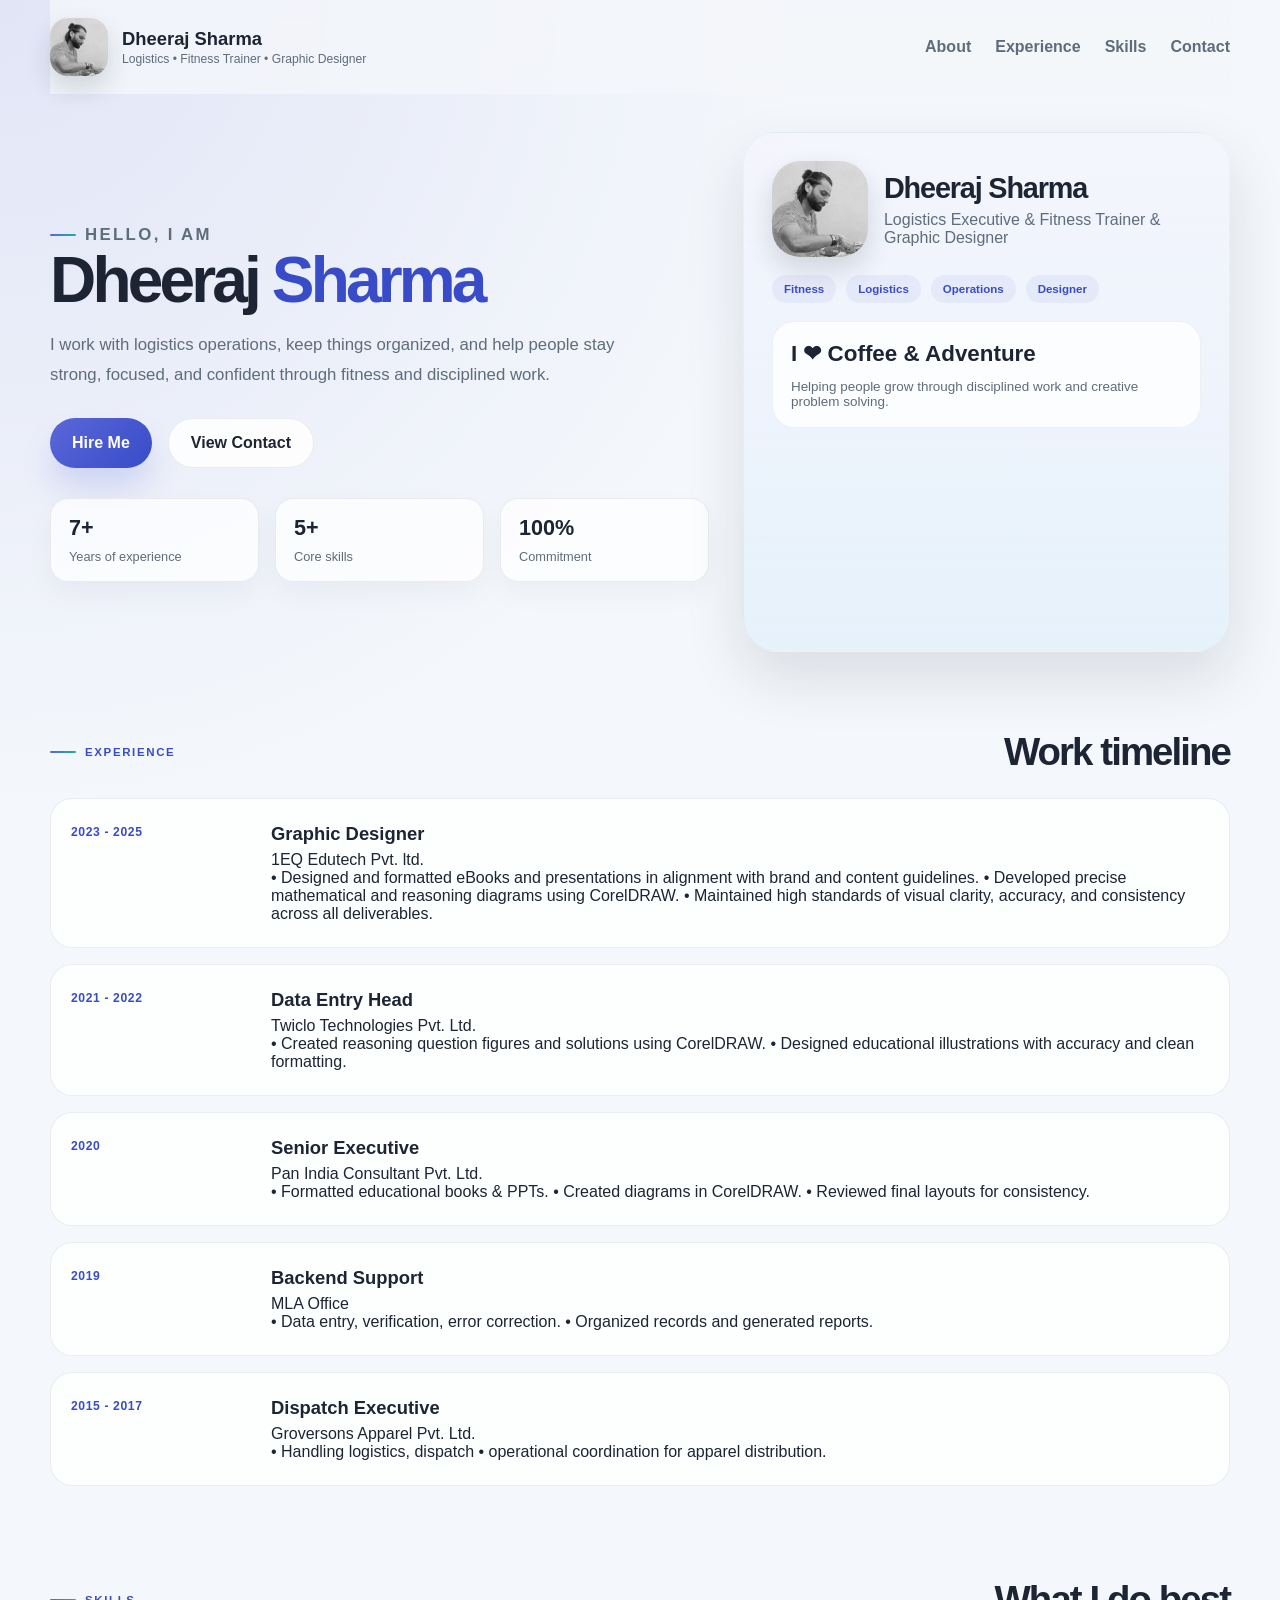
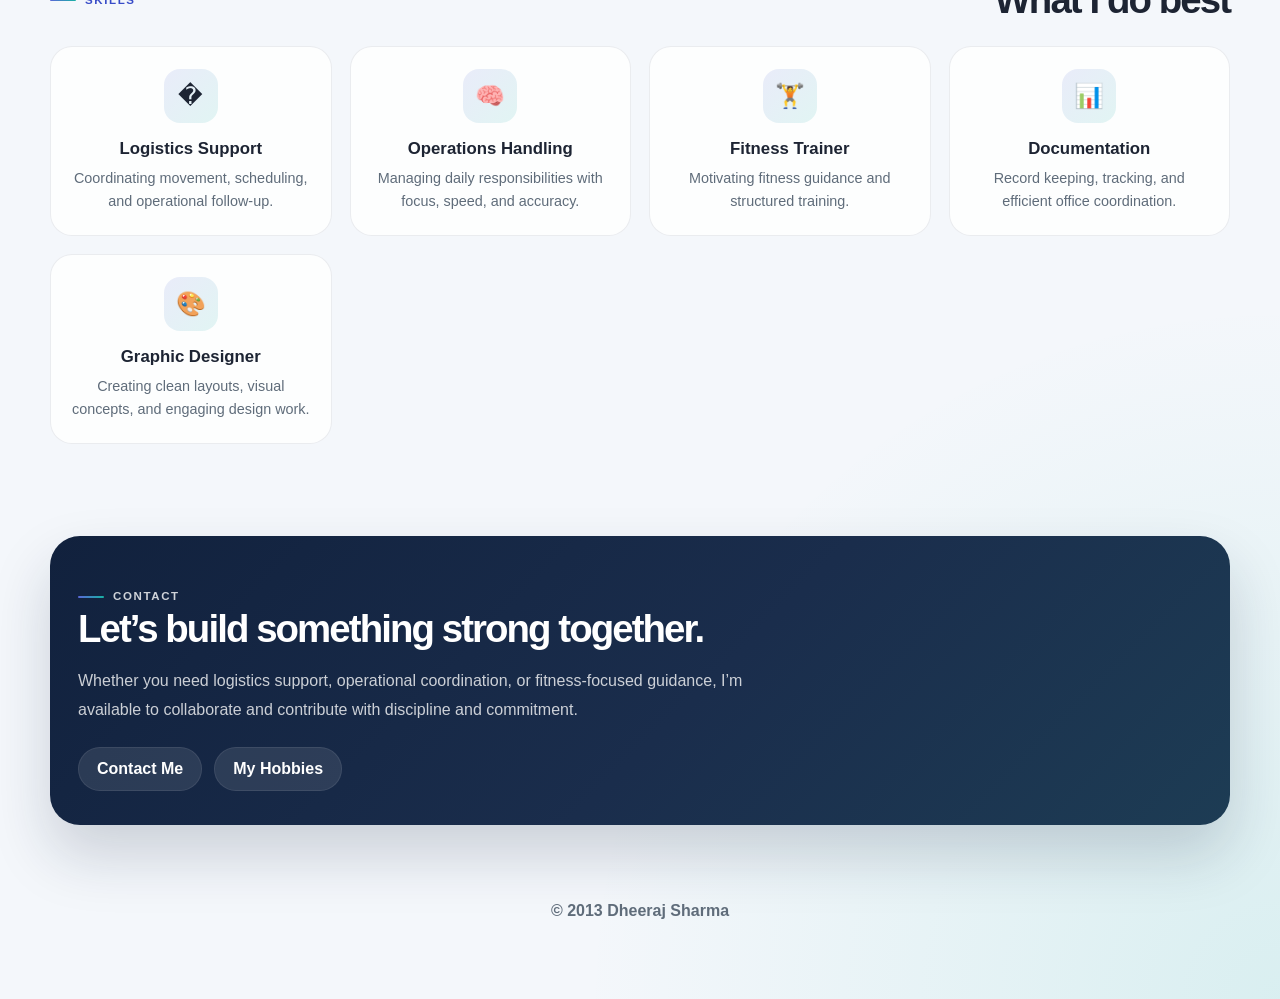
<file: index.html>
<!DOCTYPE html>
<html lang="en">

<head>
    <meta charset="utf-8" />
    <meta name="viewport" content="width=device-width, initial-scale=1.0" />
    <title>Dheeraj Sharma | Portfolio</title>
    <meta name="description" content="Dheeraj Sharma personal portfolio website" />
    <link rel="stylesheet" href="styles.css" />
</head>

<body>
    <div class="page-shell">
        <header class="topbar">
            <div class="brand">
                <img class="profile-pic" src="Arya.png" alt="Dheeraj Sharma profile" />
                <div>
                    <span class="brand-name">Dheeraj Sharma</span>
                    <span class="brand-role">Logistics • Fitness Trainer • Graphic Designer</span>
                </div>
            </div>

            <nav class="nav" aria-label="Main navigation">
                <a href="#about">About</a>
                <a href="#experience">Experience</a>
                <a href="#skills">Skills</a>
                <a href="#contact">Contact</a>
            </nav>
        </header>

        <main>
            <section class="hero" id="about">
                <div class="hero-copy">
                    <p class="eyebrow">Hello, I am</p>
                    <h1>Dheeraj <span>Sharma</span></h1>
                    <p>
                        I work with logistics operations, keep things organized, and help people stay strong,
                        focused, and confident through fitness and disciplined work.
                    </p>

                    <div class="cta-group">
                        <a class="btn btn-primary" href="#contact">Hire Me</a>
                        <a class="btn btn-secondary" href="My Contact.html">View Contact</a>
                    </div>

                    <ul class="quick-stats">
                        <li>
                            <strong>7+</strong>
                            <span>Years of experience</span>
                        </li>
                        <li>
                            <strong>5+</strong>
                            <span>Core skills</span>
                        </li>
                        <li>
                            <strong>100%</strong>
                            <span>Commitment</span>
                        </li>
                    </ul>
                </div>

                <div class="hero-card">
                    <div class="hero-card-content">
                        <div class="profile-panel">
                            <img class="profile-pic" src="Arya.png" alt="Dheeraj portrait" />
                            <div>
                                <h3>Dheeraj Sharma</h3>
                                <p>Logistics Executive & Fitness Trainer & Graphic Designer</p>
                            </div>
                        </div>

                        <div class="badge-row">
                            <span class="badge">Fitness</span>
                            <span class="badge">Logistics</span>
                            <span class="badge">Operations</span>
                            <span class="badge">Designer</span>
                        </div>

                        <div class="info-box">
                            <strong>I ❤ Coffee & Adventure</strong>
                            <span>Helping people grow through disciplined work and creative problem solving.</span>
                        </div>
                    </div>
                </div>
            </section>

            <section class="section" id="experience">
                <div class="section-heading">
                    <p class="eyebrow">Experience</p>
                    <h2>Work timeline</h2>
                </div>
            <div class="timeline">
                    <div class="timeline-item">
                        <div class="timeline-date">2023 - 2025</div>
                        <div>
                            <h3>Graphic Designer</h3>
                            <p1>1EQ Edutech Pvt. ltd.</p>
                            <p2> • Designed and formatted eBooks and presentations in alignment with brand and content guidelines.
                                • Developed precise mathematical and reasoning diagrams using CorelDRAW.
                                • Maintained high standards of visual clarity, accuracy, and consistency across all deliverables.</p>
                        </div>
                    </div>
                <div class="timeline">
                    <div class="timeline-item">
                        <div class="timeline-date">2021 - 2022</div>
                        <div>
                            <h3>Data Entry Head</h3>
                            <p1>Twiclo Technologies Pvt. Ltd.</p>
                            <p2>• Created reasoning question figures and solutions using CorelDRAW.
                               • Designed educational illustrations with accuracy and clean formatting.</p>
                        </div>
                    </div>

                    <div class="timeline-item">
                        <div class="timeline-date">2020</div>
                        <div>
                            <h3>Senior Executive</h3>
                            <p1>Pan India Consultant Pvt. Ltd.</p>
                            <p2>• Formatted educational books & PPTs.
                               • Created diagrams in CorelDRAW.
                               • Reviewed final layouts for consistency.
                            </p>
                        </div>
                    </div>

                    <div class="timeline-item">
                        <div class="timeline-date">2019</div>
                        <div>
                            <h3>Backend Support</h3>
                            <p1>MLA Office</p>
                            <p2>• Data entry, verification, error correction.
                               • Organized records and generated reports.</p>
                        </div>
                    </div>

                    <div class="timeline-item">
                        <div class="timeline-date">2015 - 2017</div>
                        <div>
                            <h3>Dispatch Executive</h3>
                            <p1>Groversons Apparel Pvt. Ltd.</p>
                            <p2>• Handling logistics, dispatch
                                •  operational coordination for apparel distribution.</p>
                        </div>
                    </div>
                </div>
            </section>

            <section class="section" id="skills">
                <div class="section-heading">
                    <p class="eyebrow">Skills</p>
                    <h2>What I do best</h2>
                </div>

                <div class="skills-grid">
                    <div class="skill-box">
                        <div class="icon">�</div>
                        <h3>Logistics Support</h3>
                        <p>Coordinating movement, scheduling, and operational follow-up.</p>
                    </div>
                    <div class="skill-box">
                        <div class="icon">🧠</div>
                        <h3>Operations Handling</h3>
                        <p>Managing daily responsibilities with focus, speed, and accuracy.</p>
                    </div>
                    <div class="skill-box">
                        <div class="icon">🏋️</div>
                        <h3>Fitness Trainer</h3>
                        <p>Motivating fitness guidance and structured training.</p>
                    </div>
                    <div class="skill-box">
                        <div class="icon">📊</div>
                        <h3>Documentation</h3>
                        <p>Record keeping, tracking, and efficient office coordination.</p>
                    </div>
                    <div class="skill-box">
                        <div class="icon">🎨</div>
                        <h3>Graphic Designer</h3>
                        <p>Creating clean layouts, visual concepts, and engaging design work.</p>
                    </div>
                </div>
            </section>

            <section class="section" id="contact">
                <div class="contact-card">
                    <p class="eyebrow" style="color: rgba(255,255,255,0.8);">Contact</p>
                    <h2>Let’s build something strong together.</h2>
                    <p>
                        Whether you need logistics support, operational coordination, or fitness-focused guidance,
                        I’m available to collaborate and contribute with discipline and commitment.
                    </p>

                    <div class="contact-links">
                        <a href="My Contact.html">Contact Me</a>
                        <a href="Hobbies.html">My Hobbies</a>
                    </div>
                </div>
            </section>
        </main>

        <footer>
            © 2013 Dheeraj Sharma
        </footer>
    </div>
</body>

</html>
</file>
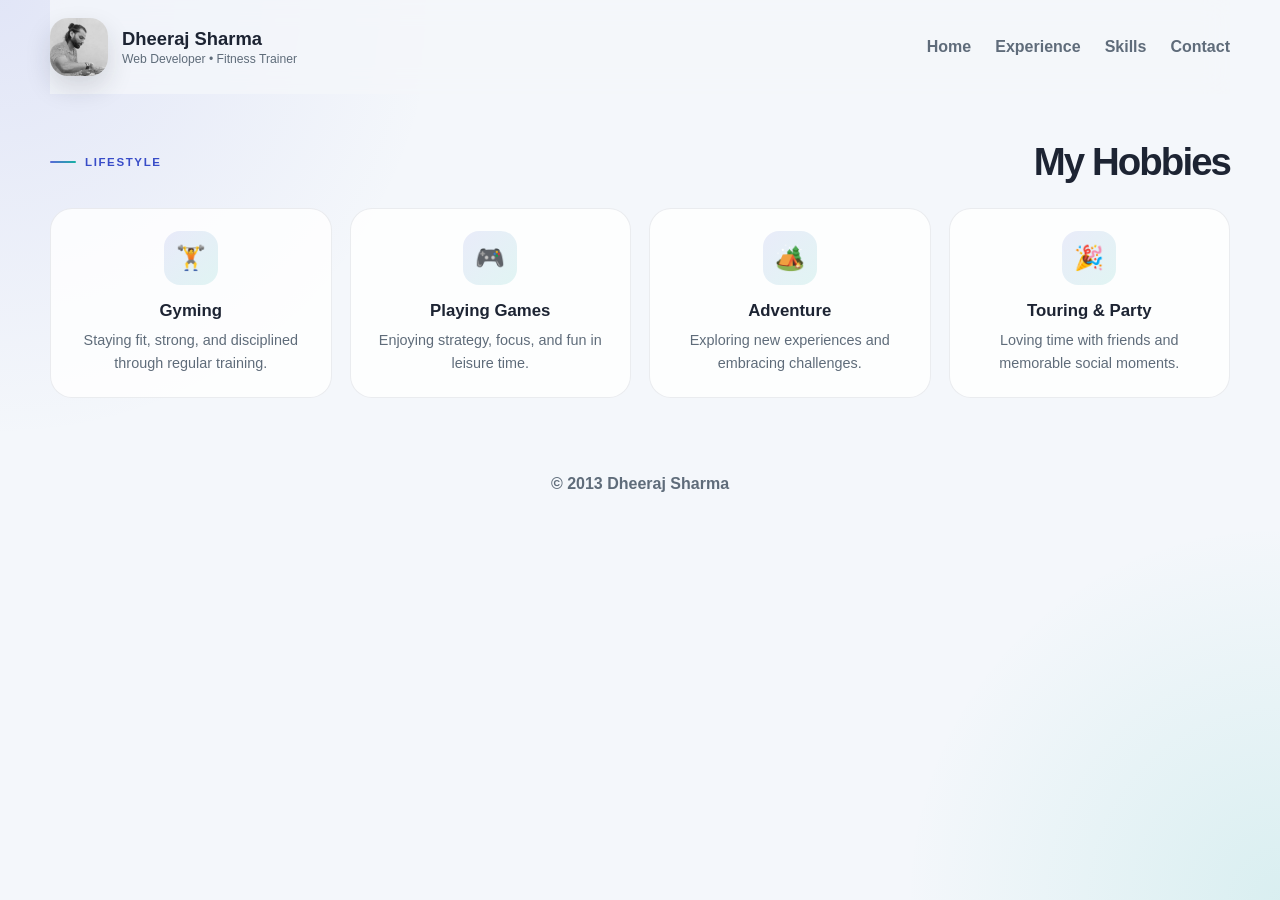
<file: Hobbies.html>
<!DOCTYPE html>
<html lang="en">

<head>
    <meta charset="utf-8" />
    <meta name="viewport" content="width=device-width, initial-scale=1.0" />
    <title>Dheeraj Sharma | Hobbies</title>
    <link rel="stylesheet" href="styles.css" />
</head>

<body>
    <div class="page-shell">
        <header class="topbar">
            <div class="brand">
                <img class="profile-pic" src="Arya.png" alt="Dheeraj Sharma profile" />
                <div>
                    <span class="brand-name">Dheeraj Sharma</span>
                    <span class="brand-role">Web Developer • Fitness Trainer</span>
                </div>
            </div>

            <nav class="nav" aria-label="Main navigation">
                <a href="index.html">Home</a>
                <a href="index.html#experience">Experience</a>
                <a href="index.html#skills">Skills</a>
                <a href="My Contact.html">Contact</a>
            </nav>
        </header>

        <main class="section">
            <div class="section-heading">
                <p class="eyebrow">Lifestyle</p>
                <h2>My Hobbies</h2>
            </div>

            <div class="skills-grid">
                <div class="skill-box">
                    <div class="icon">🏋️</div>
                    <h3>Gyming</h3>
                    <p>Staying fit, strong, and disciplined through regular training.</p>
                </div>
                <div class="skill-box">
                    <div class="icon">🎮</div>
                    <h3>Playing Games</h3>
                    <p>Enjoying strategy, focus, and fun in leisure time.</p>
                </div>
                <div class="skill-box">
                    <div class="icon">🏕️</div>
                    <h3>Adventure</h3>
                    <p>Exploring new experiences and embracing challenges.</p>
                </div>
                <div class="skill-box">
                    <div class="icon">🎉</div>
                    <h3>Touring & Party</h3>
                    <p>Loving time with friends and memorable social moments.</p>
                </div>
            </div>
        </main>

        <footer>
            © 2013 Dheeraj Sharma
        </footer>
    </div>
</body>

</html>
</file>
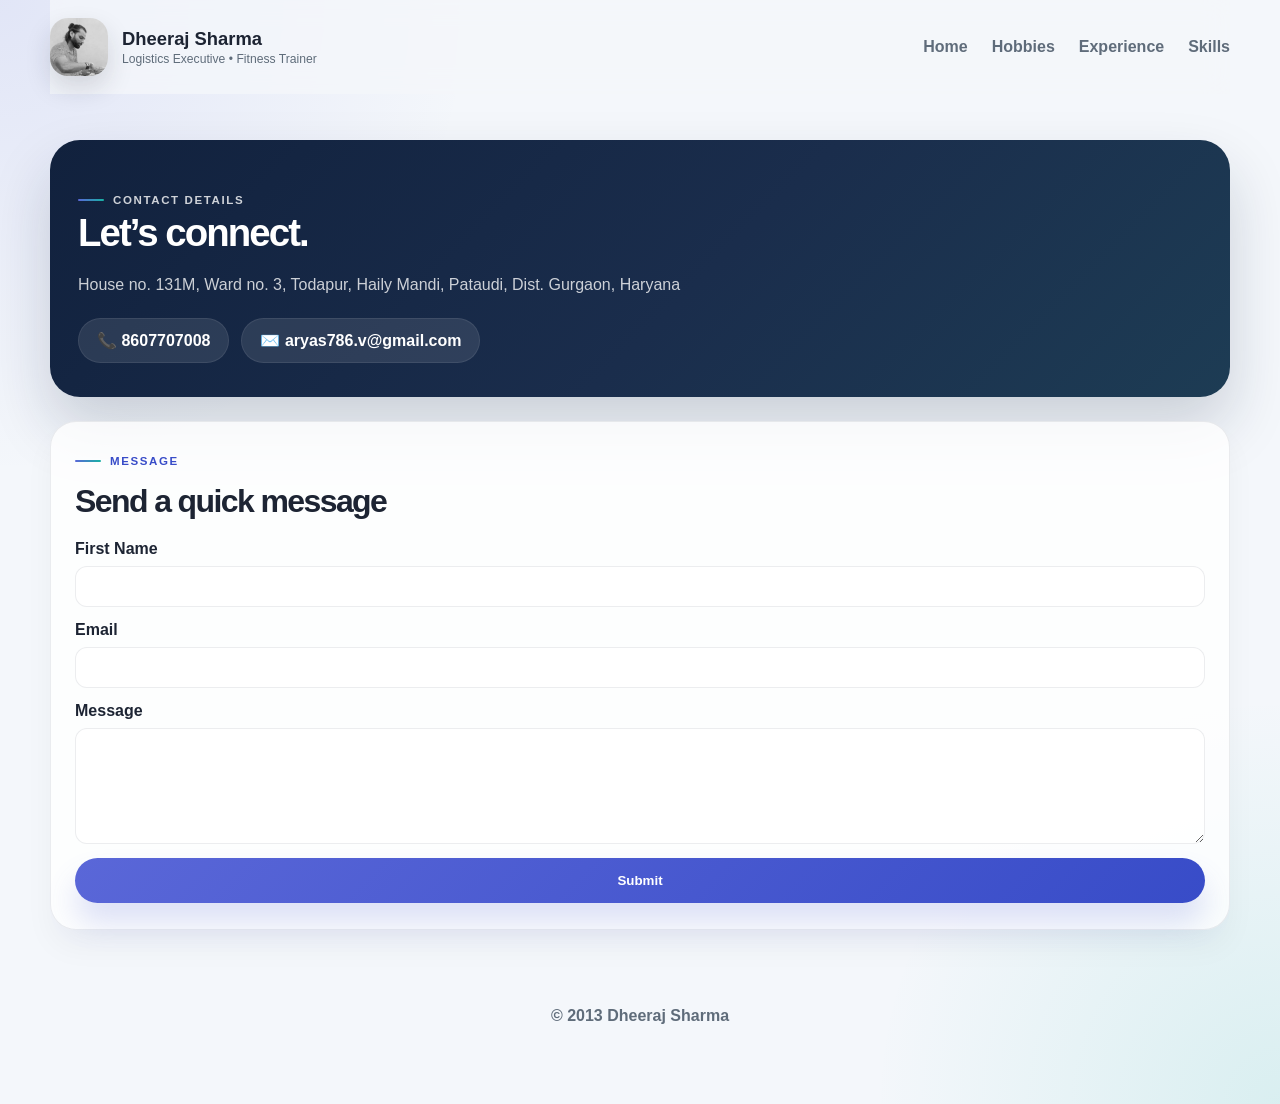
<file: My Contact.html>
<!DOCTYPE html>
<html lang="en">

<head>
    <meta charset="utf-8" />
    <meta name="viewport" content="width=device-width, initial-scale=1.0" />
    <title>Dheeraj Sharma | Contact</title>
    <link rel="stylesheet" href="styles.css" />
</head>

<body>
    <div class="page-shell">
        <header class="topbar">
            <div class="brand">
                <img class="profile-pic" src="Arya.png" alt="Dheeraj Sharma profile" />
                <div>
                    <span class="brand-name">Dheeraj Sharma</span>
                    <span class="brand-role">Logistics Executive • Fitness Trainer</span>
                </div>
            </div>

            <nav class="nav" aria-label="Main navigation">
                <a href="index.html">Home</a>
                <a href="Hobbies.html">Hobbies</a>
                <a href="index.html#experience">Experience</a>
                <a href="index.html#skills">Skills</a>
            </nav>
        </header>

        <main class="section">
            <div class="contact-card">
                <p class="eyebrow" style="color: rgba(255,255,255,0.8);">Contact Details</p>
                <h2>Let’s connect.</h2>
                <p>
                    House no. 131M, Ward no. 3, Todapur, Haily Mandi, Pataudi,
                    Dist. Gurgaon, Haryana
                </p>

                <div class="contact-links" style="margin-top: 18px;">
                    <a href="tel:8607707008">📞 8607707008</a>
                    <a href="mailto:aryas786.v@gmail.com">✉️ aryas786.v@gmail.com</a>
                </div>
            </div>

            <div class="card skill-card" style="margin-top: 24px;">
                <div class="section-heading" style="display:block; margin-bottom: 20px;">
                    <p class="eyebrow">Message</p>
                    <h2 style="font-size: 2rem;">Send a quick message</h2>
                </div>

                <form action="mailto:aryas786.v@gmail.com" method="post" enctype="text/plain">
                    <div class="skill-list" style="gap: 14px;">
                        <div style="display:grid; gap:8px;">
                            <label for="fname" style="font-weight: 700;">First Name</label>
                            <input id="fname" name="fname" type="text" style="padding: 12px 14px; border: 1px solid var(--line); border-radius: 12px; background: rgba(255,255,255,0.8);" />
                        </div>

                        <div style="display:grid; gap:8px;">
                            <label for="email" style="font-weight: 700;">Email</label>
                            <input id="email" name="email" type="email" style="padding: 12px 14px; border: 1px solid var(--line); border-radius: 12px; background: rgba(255,255,255,0.8);" />
                        </div>

                        <div style="display:grid; gap:8px;">
                            <label for="message" style="font-weight: 700;">Message</label>
                            <textarea id="message" name="message" rows="6" style="padding: 12px 14px; border: 1px solid var(--line); border-radius: 12px; resize: vertical; background: rgba(255,255,255,0.8);"></textarea>
                        </div>

                        <button class="btn btn-primary" type="submit" style="border: none;">Submit</button>
                    </div>
                </form>
            </div>
        </main>

        <footer>
            © 2013 Dheeraj Sharma
        </footer>
    </div>
</body>

</html>
</file>
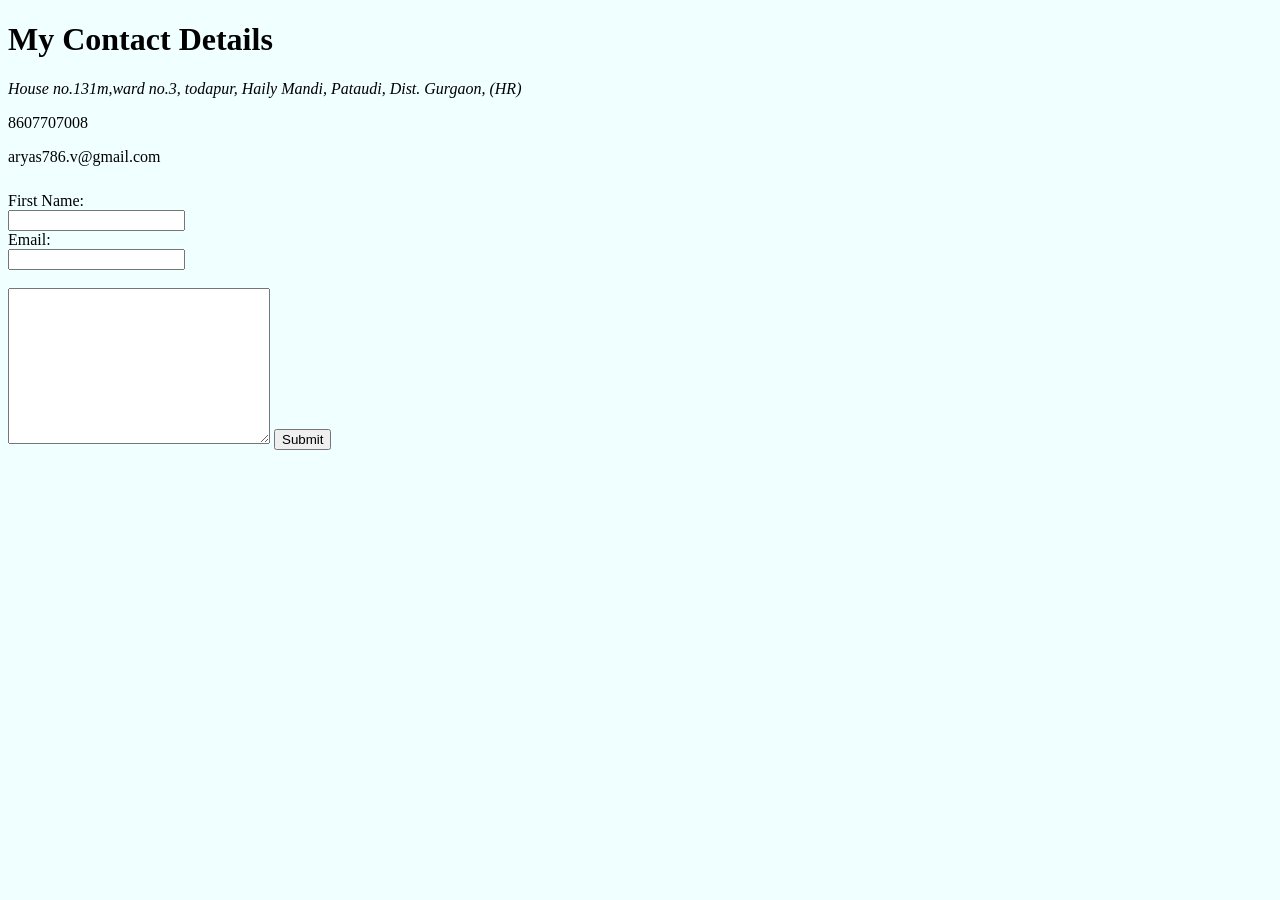
<file: Untitled-1.html>
<!doctype html>
<html>

<head>
    <meta charset="utf-8">
    <title>Contact Me</title>
</head>
<style>
    body{
background-color: azure;        
    }
    hr{
        background-color: azure;
        border: none;
        height: 2px;
    }
</style>
<body>
    <h1>My Contact Details</h1>
    <p>
    <Address>House no.131m,ward no.3, todapur, Haily Mandi, Pataudi, Dist. Gurgaon, (HR)</Address>
    </p>
    <p>8607707008</p>
    <p>aryas786.v@gmail.com</p>
    <hr>
    <form class="" action="mailto:aryas786.v@gmail.com" method="post">
        <label for="fname">First Name:</label><br>
        <input type="text" id="fname" name="fname" value=""><br>
        <label for="Your Email">Email:</label><br>
        <input type="text" id="Email" name="Your Email" value=""><br><br>
        <textarea name="" id="" cols="30" rows="10"></textarea>
        <input type="submit" value="Submit">
    </form>
</body>

</html>
</file>
<file: styles.css>
:root {
  --bg: #f4f7fb;
  --bg-soft: #edf3ff;
  --panel: rgba(255, 255, 255, 0.72);
  --panel-solid: #ffffff;
  --ink: #1d2433;
  --muted: #5f6c7a;
  --line: rgba(23, 36, 53, 0.08);
  --primary: #5a67d8;
  --primary-deep: #384cc8;
  --accent: #17b2a4;
  --accent-soft: #dffaf6;
  --warm: #f6b28b;
  --shadow: 0 25px 60px rgba(23, 36, 53, 0.12);
  --radius: 26px;
}

* {
  box-sizing: border-box;
}

html {
  scroll-behavior: smooth;
  min-height: 100%;
}

body {
  margin: 0;
  min-height: 100vh;
  font-family: "Segoe UI", Tahoma, Geneva, Verdana, sans-serif;
  background:
    radial-gradient(circle at top left, rgba(90, 103, 216, 0.12), transparent 28%),
    radial-gradient(circle at bottom right, rgba(23, 178, 164, 0.12), transparent 24%),
    var(--bg);
  color: var(--ink);
}

img {
  display: block;
  max-width: 100%;
}

a {
  color: inherit;
  text-decoration: none;
}

.page-shell {
  min-height: 100vh;
  width: min(1180px, calc(100% - 32px));
  margin: 0 auto;
  padding-bottom: 48px;
}

.topbar {
  position: sticky;
  top: 0;
  z-index: 20;
  display: flex;
  align-items: center;
  justify-content: space-between;
  gap: 24px;
  padding: 18px 0;
  background: rgba(244, 247, 251, 0.8);
  backdrop-filter: blur(12px);
}

main {
  min-width: 0;
}

.brand {
  display: flex;
  align-items: center;
  gap: 14px;
}

.profile-pic {
  width: 58px;
  height: 58px;
  border-radius: 18px;
  object-fit: cover;
  box-shadow: 0 12px 26px rgba(25, 34, 48, 0.15);
}

.brand-name {
  display: block;
  font-weight: 800;
  font-size: 1.15rem;
}

.brand-role {
  display: block;
  font-size: 0.76rem;
  color: var(--muted);
  margin-top: 2px;
}

.nav {
  display: flex;
  align-items: center;
  gap: 24px;
  flex-wrap: wrap;
}

.nav a {
  position: relative;
  font-weight: 600;
  color: var(--muted);
}

.nav a::after {
  content: "";
  position: absolute;
  left: 0;
  bottom: -8px;
  width: 100%;
  height: 2px;
  border-radius: 99px;
  background: linear-gradient(90deg, var(--primary), var(--accent));
  transform: scaleX(0);
  transform-origin: left;
  transition: transform 0.2s ease;
}

.nav a:hover {
  color: var(--ink);
}

.nav a:hover::after {
  transform: scaleX(1);
}

.hero {
  display: grid;
  grid-template-columns: 1.15fr 0.85fr;
  gap: 34px;
  align-items: center;
  padding: 38px 0 32px;
}

.eyebrow {
  display: inline-flex;
  align-items: center;
  gap: 9px;
  margin: 0 0 16px;
  font-size: 0.72rem;
  font-weight: 800;
  letter-spacing: 0.14em;
  text-transform: uppercase;
  color: var(--primary-deep);
}

.eyebrow::before {
  content: "";
  width: 26px;
  height: 2px;
  border-radius: 99px;
  background: linear-gradient(90deg, var(--primary), var(--accent));
}

.hero-copy h1 {
  margin: 0;
  font-size: clamp(2.8rem, 5vw, 5rem);
  line-height: 0.96;
  letter-spacing: -0.06em;
}

.hero-copy h1 span {
  color: var(--primary-deep);
}

.hero-copy p {
  margin: 18px 0 0;
  max-width: 620px;
  color: var(--muted);
  line-height: 1.8;
  font-size: 1.05rem;
}

.cta-group {
  display: flex;
  flex-wrap: wrap;
  gap: 16px;
  margin-top: 28px;
}

.btn {
  display: inline-flex;
  align-items: center;
  justify-content: center;
  border-radius: 999px;
  padding: 15px 22px;
  font-weight: 700;
  transition: transform 0.2s ease, box-shadow 0.2s ease;
}

.btn:hover {
  transform: translateY(-2px);
}

.btn-primary {
  color: white;
  background: linear-gradient(135deg, var(--primary), var(--primary-deep));
  box-shadow: 0 20px 30px rgba(90, 103, 216, 0.2);
}

.btn-secondary {
  background: rgba(255, 255, 255, 0.85);
  color: var(--ink);
  border: 1px solid var(--line);
}

.quick-stats {
  list-style: none;
  display: grid;
  grid-template-columns: repeat(3, minmax(0, 1fr));
  gap: 16px;
  padding: 0;
  margin: 30px 0 0;
}

.quick-stats li {
  padding: 16px 18px;
  border-radius: 18px;
  background: rgba(255, 255, 255, 0.72);
  border: 1px solid var(--line);
  box-shadow: 0 12px 28px rgba(17, 24, 39, 0.04);
}

.quick-stats strong {
  display: block;
  font-size: 1.35rem;
  margin-bottom: 6px;
}

.quick-stats span {
  color: var(--muted);
  font-size: 0.8rem;
}

.hero-card {
  position: relative;
  min-height: 520px;
  padding: 28px;
  border-radius: 34px;
  background: linear-gradient(180deg, rgba(255,255,255,0.9), rgba(237, 243, 255, 0.8));
  border: 1px solid rgba(25, 34, 48, 0.06);
  box-shadow: var(--shadow);
  overflow: hidden;
}

.hero-card::before {
  content: "";
  position: absolute;
  inset: 0;
  background: linear-gradient(180deg, rgba(90,103,216,0.06), rgba(23,178,164,0.04));
}

.hero-card-content {
  position: relative;
  z-index: 1;
  display: grid;
  gap: 18px;
  height: 100%;
}

.profile-panel {
  display: grid;
  grid-template-columns: 96px 1fr;
  gap: 16px;
  align-items: center;
}

.hero-card .profile-pic {
  width: 96px;
  height: 96px;
  border-radius: 28px;
}

.hero-card h3 {
  margin: 0;
  font-size: 1.8rem;
  letter-spacing: -0.04em;
}

.hero-card p {
  margin: 6px 0 0;
  color: var(--muted);
}

.badge-row {
  display: flex;
  flex-wrap: wrap;
  gap: 10px;
}

.badge {
  display: inline-flex;
  align-items: center;
  padding: 8px 12px;
  border-radius: 999px;
  background: rgba(90, 103, 216, 0.08);
  color: var(--primary-deep);
  font-weight: 700;
  font-size: 0.72rem;
}

.info-box {
  margin-top: auto;
  display: grid;
  gap: 12px;
  padding: 18px;
  border-radius: 22px;
  background: rgba(255,255,255,0.8);
  border: 1px solid rgba(25, 34, 48, 0.06);
}

.info-box strong {
  font-size: 1.4rem;
}

.info-box span {
  color: var(--muted);
  font-size: 0.84rem;
}

.section {
  padding: 46px 0;
}

.section-heading {
  display: flex;
  align-items: end;
  justify-content: space-between;
  gap: 18px;
  margin-bottom: 24px;
}

.section-heading h2 {
  margin: 0;
  font-size: clamp(2rem, 3vw, 3rem);
  letter-spacing: -0.05em;
}

.about-grid {
  display: grid;
  grid-template-columns: 1.1fr 0.9fr;
  gap: 22px;
}

.card {
  background: rgba(255,255,255,0.8);
  border: 1px solid var(--line);
  border-radius: var(--radius);
  box-shadow: 0 18px 30px rgba(17, 24, 39, 0.04);
}

.about-highlight {
  padding: 30px;
}

.about-highlight p {
  margin: 0;
  color: var(--muted);
  line-height: 1.8;
  font-size: 1.02rem;
}

.skill-card {
  padding: 26px 24px;
}

.skill-list {
  display: grid;
  gap: 12px;
  margin: 0;
  padding: 0;
  list-style: none;
}

.skill-list li {
  display: flex;
  align-items: center;
  justify-content: space-between;
  gap: 12px;
  padding: 12px 0;
  border-bottom: 1px solid rgba(23, 36, 53, 0.08);
  color: var(--muted);
}

.skill-list li:last-child {
  border-bottom: none;
}

.skill-list strong {
  color: var(--ink);
}

.timeline {
  display: grid;
  gap: 16px;
}

.timeline-item {
  display: grid;
  grid-template-columns: 180px 1fr;
  gap: 20px;
  align-items: start;
  padding: 24px 20px;
  border-radius: 22px;
  background: rgba(255,255,255,0.8);
  border: 1px solid var(--line);
}

.timeline-date {
  font-weight: 800;
  color: var(--primary-deep);
  letter-spacing: 0.05em;
  text-transform: uppercase;
  font-size: 0.76rem;
  line-height: 1.6;
}

.timeline-item h3 {
  margin: 0 0 6px;
  font-size: 1.15rem;
}

.timeline-item p {
  margin: 0;
  color: var(--muted);
  line-height: 1.7;
}

.skills-grid {
  display: grid;
  grid-template-columns: repeat(4, minmax(0, 1fr));
  gap: 18px;
}

.skill-box {
  padding: 22px 18px;
  background: rgba(255,255,255,0.8);
  border: 1px solid var(--line);
  border-radius: 22px;
  text-align: center;
}

.skill-box .icon {
  width: 54px;
  height: 54px;
  margin: 0 auto 16px;
  display: grid;
  place-items: center;
  border-radius: 16px;
  background: linear-gradient(135deg, rgba(90,103,216,0.12), rgba(23,178,164,0.12));
  font-size: 1.5rem;
}

.skill-box h3 {
  margin: 0 0 8px;
  font-size: 1.05rem;
}

.skill-box p {
  margin: 0;
  color: var(--muted);
  line-height: 1.6;
  font-size: 0.9rem;
}

.contact-card {
  padding: 34px 28px;
  border-radius: 30px;
  background: linear-gradient(135deg, #11213d, #1a2d4c 55%, #1d3c54);
  color: white;
  box-shadow: 0 30px 60px rgba(17, 33, 61, 0.18);
}

.contact-card h2 {
  margin: 0;
  font-size: clamp(2rem, 3vw, 3rem);
  letter-spacing: -0.05em;
}

.contact-card p {
  margin: 16px 0 0;
  color: rgba(255,255,255,0.78);
  line-height: 1.8;
  max-width: 700px;
}

.contact-links {
  display: flex;
  flex-wrap: wrap;
  gap: 12px;
  margin-top: 22px;
}

.contact-links a {
  display: inline-flex;
  align-items: center;
  justify-content: center;
  border-radius: 999px;
  padding: 12px 18px;
  background: rgba(255,255,255,0.1);
  border: 1px solid rgba(255,255,255,0.08);
  font-weight: 700;
}

footer {
  display: flex;
  align-items: center;
  justify-content: center;
  min-height: 80px;
  color: var(--muted);
  font-weight: 600;
}

@media (max-width: 820px) {
  .topbar {
    align-items: flex-start;
    flex-direction: column;
    gap: 14px;
  }

  .nav {
    width: 100%;
    gap: 12px 20px;
    padding-bottom: 2px;
  }

  .hero,
  .about-grid,
  .skills-grid {
    grid-template-columns: 1fr;
  }

  .quick-stats {
    grid-template-columns: 1fr;
  }

  .timeline-item {
    grid-template-columns: 1fr;
  }

  .section-heading {
    display: block;
  }
}

@media (max-width: 520px) {
  .page-shell {
    width: min(100% - 20px, 1180px);
  }

  .topbar {
    padding: 14px 0;
  }

  .brand {
    gap: 10px;
  }

  .brand-name {
    font-size: 1rem;
  }

  .brand-role {
    max-width: 240px;
    line-height: 1.4;
  }

  .nav a {
    font-size: 0.9rem;
  }

  .section {
    padding: 32px 0;
  }

  .profile-pic {
    width: 48px;
    height: 48px;
  }

  .hero {
    padding-top: 20px;
  }

  .hero-card {
    min-height: 440px;
    padding: 20px;
  }

  .profile-panel {
    grid-template-columns: 72px 1fr;
  }

  .hero-card .profile-pic {
    width: 72px;
    height: 72px;
  }
}
</file>
